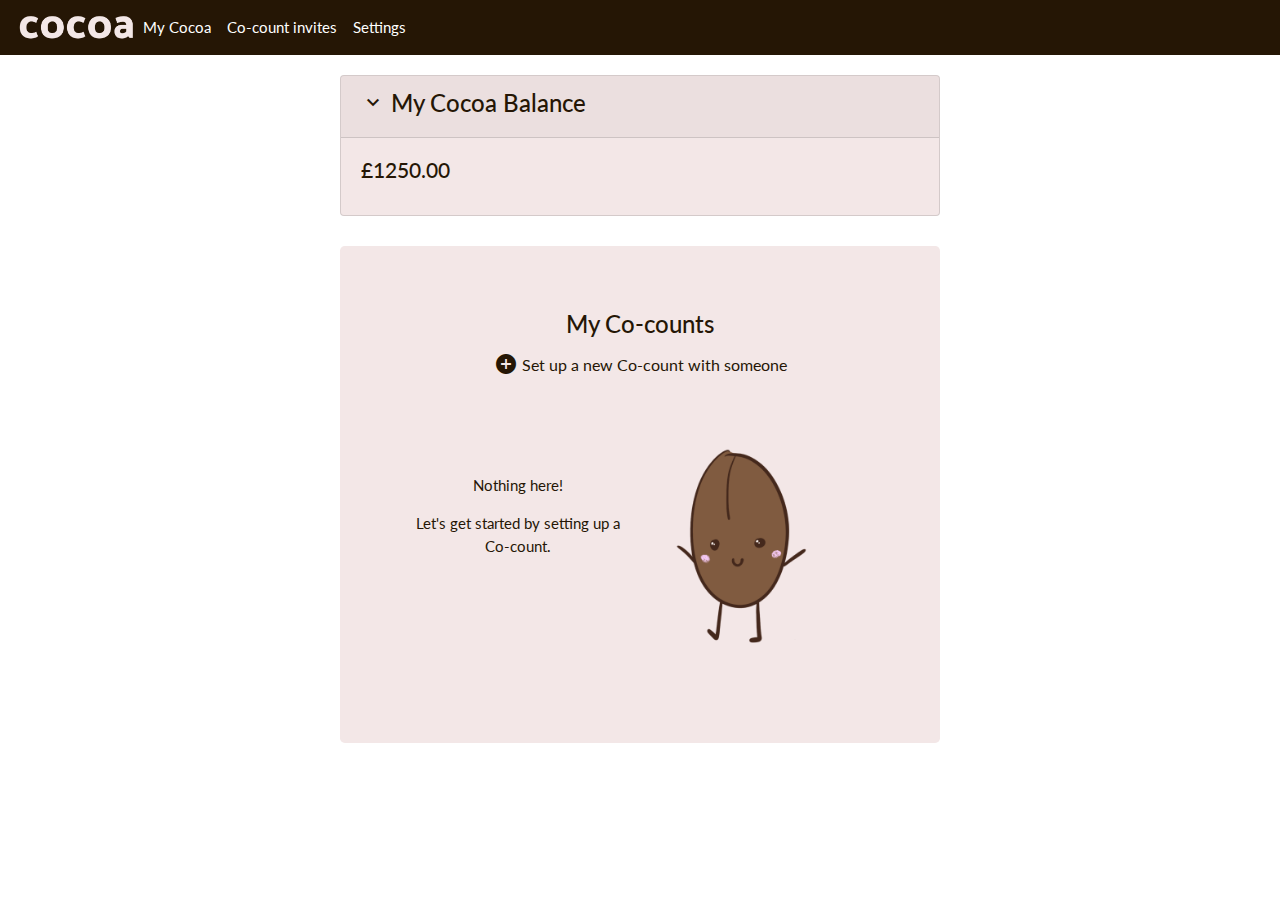
<file: index.html>
<!DOCTYPE html>
<html lang="en">
	<head>
		<meta charset="utf-8" />
		<title>TechSprint app</title>
		<meta name="description" content="The new joint account app" />
		<meta name="viewport" content="width=device-width, initial-scale=1" />
		<link rel="stylesheet" href="css/bootstrap.css" />
		<link rel="stylesheet" href="css/styles.css" />		
		<link href="https://fonts.googleapis.com/icon?family=Material+Icons" rel="stylesheet" />
	</head>

	<body>
		<nav class="navbar navbar-expand-lg navbar-dark bg-primary">
			<img src="images/cocoa_cropped.png" height="30px" alt="Cocoa"/>
			
			<img
				src="images/anna.png" height="40px"
				class="navbar-toggler no-border collapsed"
				type="button"
				data-toggle="collapse"
				data-target="#navbarColor01"
				aria-controls="navbarColor01"
				aria-expanded="false"
				aria-label="Toggle navigation"
			/>
			</button>

			<div class="navbar-collapse collapse" id="navbarColor01">
				<ul class="navbar-nav mr-auto">
					<li class="nav-item">
						<a class="nav-link" href="#"
							>My Cocoa
							<span class="sr-only">(current)</span>
						</a>
					</li>
					<li class="nav-item">
						<a class="nav-link" href="step2.html">Co-count invites</a>
					</li>
					<li class="nav-item">
						<a class="nav-link" href="#">Settings</a>
					</li>
			</div>
		</nav>

		<main>
			<div class="card text-white bg-light mb-30">
				<div class="card-header"><h3><span class="material-icons md-18 expandable-btn" style="position:relative; top:3px" data-id="account1">keyboard_arrow_down</span>
					My Cocoa Balance</h3>
				</div>
				<div class="card-body">
					<h4 class="card-title">£1250.00</h4>
				</div>
			</div>
			<div class="jumbotron bg-light">
				<h3 style="text-align: center; margin-top: 0">My Co-counts</h3>
				<p style="text-align: center; margin-bottom: 40px">					
					<a href="step2.html"><span class="material-icons" style="position:relative; top:5px;">&#xe147;</span> Set up a new Co-count with someone</a>
				</p>
				<div style="display: inline-block; width: 49%">
					<div style="text-align: center; padding-left: 30px">
						<p>Nothing here!</p>
						<p>
							Let's get started by setting up a<br />
							Co-count.
						</p>
					</div>
				</div>
				<div style="display: inline-block; width: 49%">
					<img class="bean" src="images/cocoa_bean.png" alt="Cocoa Bean" style="width: 200px" />
				</div>
			</div>
		</main>

		<!-- keep at the bottom -->
		<script src="js/scripts.js"></script>
	</body>
</html>
</file>
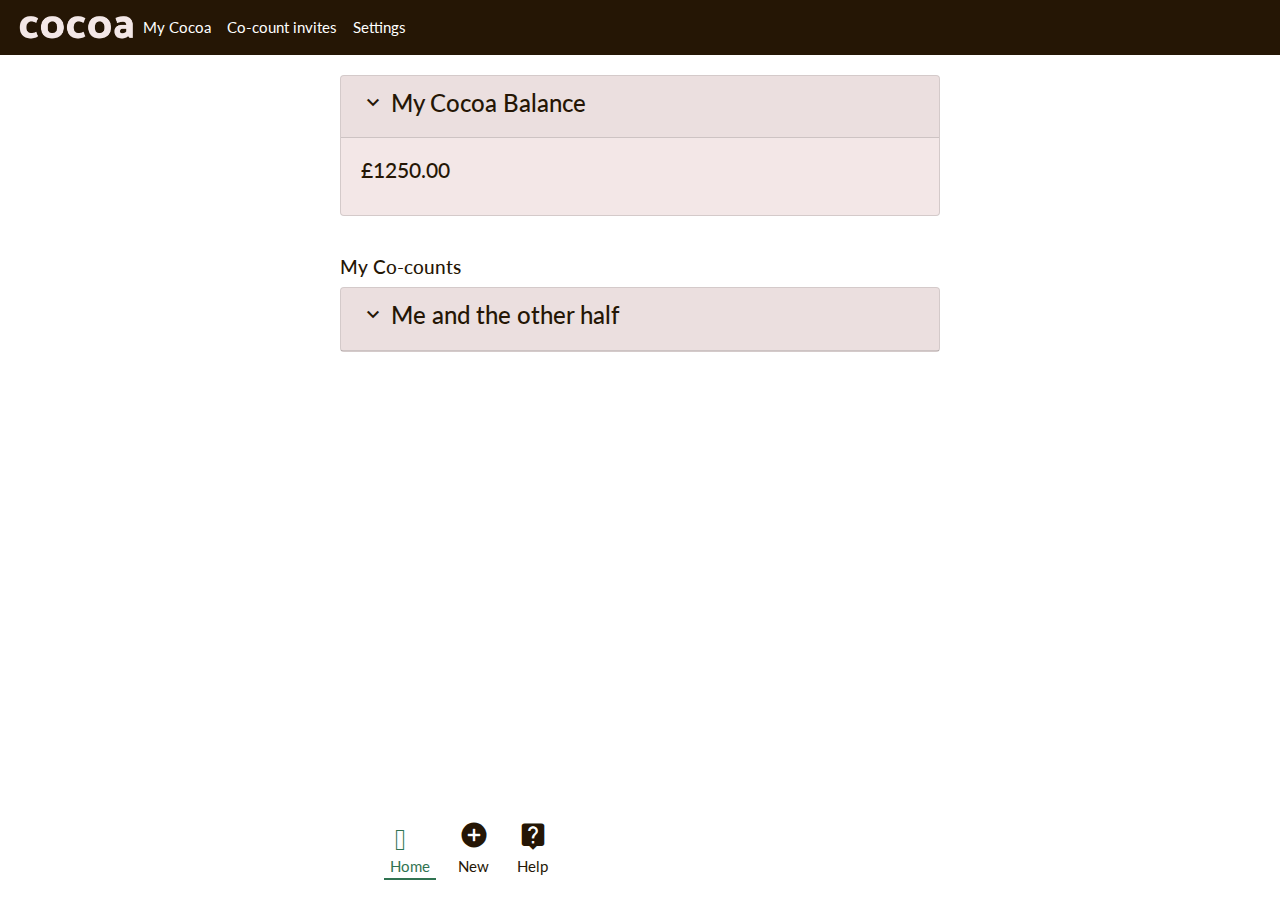
<file: dashboard.html>
<!DOCTYPE html>
<html lang="en">
	<head>
		<meta charset="utf-8" />
		<title>TechSprint app</title>
		<meta name="description" content="The new joint account app" />
		<meta name="viewport" content="width=device-width, initial-scale=1" />
		<link rel="stylesheet" href="css/bootstrap.css" />
		<link rel="stylesheet" href="css/styles.css" />
		<link href="https://fonts.googleapis.com/icon?family=Material+Icons" rel="stylesheet" />
	</head>

	<body class="withStickyFooter">
		<nav class="navbar navbar-expand-lg navbar-dark bg-primary">
			<img src="images/cocoa_cropped.png" height="30px" alt="Cocoa"/>
			
			<img
				src="images/anna.png" height="40px"
				class="navbar-toggler no-border collapsed"
				type="button"
				data-toggle="collapse"
				data-target="#navbarColor01"
				aria-controls="navbarColor01"
				aria-expanded="false"
				aria-label="Toggle navigation"
			/>
			</button>

			<div class="navbar-collapse collapse" id="navbarColor01">
				<ul class="navbar-nav mr-auto">
					<li class="nav-item">
						<a class="nav-link" href="#"
							>My Cocoa
							<span class="sr-only">(current)</span>
						</a>
					</li>
					<li class="nav-item">
						<a class="nav-link" href="step2.html">Co-count invites</a>
					</li>
					<li class="nav-item">
						<a class="nav-link" href="#">Settings</a>
					</li>
			</div>
		</nav>

		<main>
			<div class="card text-white bg-light mb-40" >
				<div class="card-header">
					<h3><span class="material-icons md-18 expandable-btn" style="position:relative; top:3px">keyboard_arrow_down</span>
					My Cocoa Balance</div></h3>
				<div class="card-body">
					<h4 class="card-title">£1250.00</h4>
				</div>
			</div>

			<h5>My Co-counts</h5>
			<div class="card bg-light mb-3">
				<div class="card-header">
					<h3 class="expandable-btn" data-id="account1">
						<span class="material-icons md-18 expandable-btn" style="position:relative; top:3px" data-id="account1">keyboard_arrow_down</span>
						Me and the other half
					</h3>
				</div>

				<div class="card-body expandable-content hidden" id="account1">
					<div style="width: 100%; display: inline-block">
						<div style="width: 68%; float: left;">
							Upcoming payments in:
						</div>
						<div style="width: 32%; float: left">
							<select class="form-control" id="timeframe">
								<option>30 days</option>
								<option>1 week</option>
								<option>3 months</option>
								<option>6 months</option>
							</select>
						</div>
					</div>

					<div class="mb-20">
						<img src="images/DashboardChart.png" alt="" style="width:100%" />
					</div>

					<table class="historyTable">
						<tr>
							<td width="20%">
								<span class="small tableDate">Thur</span>
								<span class="large tableDate">15</span>
								<span class="small tableDate">Apr</span>
							</td>
							<td width="40%">Mortgage</td>
							<td width="20%"><span class="font-bold right">£1200.00</span></td>
						</tr>
						<tr>
							<td width="20%">
								<span class="small tableDate">Mon</span>
								<span class="large tableDate">19</span>
								<span class="small tableDate">Apr</span>
							</td>
							<td width="40%">Pet Insurance</td>
							<td width="20%"><span class="font-bold right">£12.00</span></td>
						</tr>
					</table>

					<div style="width: 100%">
						<button type="button" class="btn-dashboard  bg-medium">
							<span class="material-icons">&#xe935;</span>View History
						</button>

						<button type="button" class="btn-dashboard  bg-medium">
							<span class="material-icons">&#xe003;</span>Ping Archie
						</button>
					</div>
				</div>
			</div>

			<div class="bottom-buttons icons">				
				<button onclick="location.href='dashboard.html'" type="button" class="link no-border selected"><span class="material-icons" style="position:relative; top:1px;">&#xea44;</span><br />Home</button>
				<button onclick="location.href='step2.html'" type="button" class="link no-border"><span class="material-icons" style="position:relative; top:1px;">&#xe147;</span><br />New</button>
				<button type="button" class="link no-border"><span class="material-icons" style="position:relative; top:2px;">&#xe0c6;</span><br />Help</button>
			</div>
		</main>

		<!-- keep at the bottom -->
		<script src="js/scripts.js"></script>
	</body>
</html>
</file>
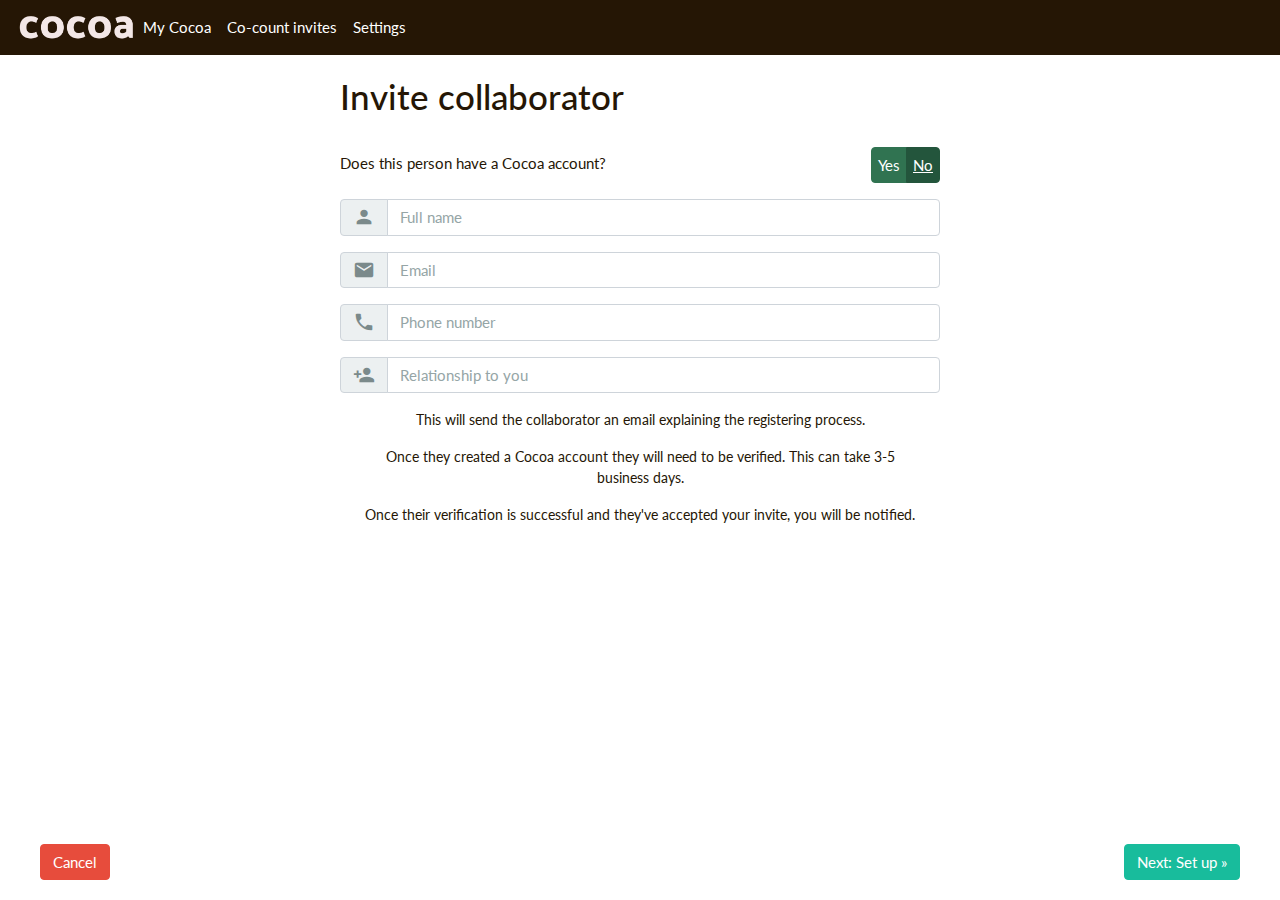
<file: step2.html>
<!DOCTYPE html>
<html lang="en">
	<head>
		<meta charset="utf-8" />
		<title>TechSprint app</title>
		<meta name="description" content="The new joint account app" />
		<meta name="viewport" content="width=device-width, initial-scale=1" />
		<link rel="stylesheet" href="css/bootstrap.css" />
		<link rel="stylesheet" href="css/styles.css" />
		<link href="https://fonts.googleapis.com/icon?family=Material+Icons" rel="stylesheet" />
	</head>

	<body class="withStickyFooter">
		<nav class="navbar navbar-expand-lg navbar-dark bg-primary">
			<img src="images/cocoa_cropped.png" height="30px" alt="Cocoa"/>
			
			<img
				src="images/anna.png" height="40px"
				class="navbar-toggler no-border collapsed"
				type="button"
				data-toggle="collapse"
				data-target="#navbarColor01"
				aria-controls="navbarColor01"
				aria-expanded="false"
				aria-label="Toggle navigation"
			/>
			</button>

			<div class="navbar-collapse collapse" id="navbarColor01">
				<ul class="navbar-nav mr-auto">
					<li class="nav-item">
						<a class="nav-link" href="#"
							>My Cocoa
							<span class="sr-only">(current)</span>
						</a>
					</li>
					<li class="nav-item">
						<a class="nav-link" href="step2.html">Co-count invites</a>
					</li>
					<li class="nav-item">
						<a class="nav-link" href="#">Settings</a>
					</li>
			</div>
		</nav>

		<main>
			<h1 class="mb-30">Invite collaborator</h1>
 
			<label class="padded">Does this person have a Cocoa account?</label>
			<div class="form-group float-right yes-no">
				<div class="btn-group btn-group-toggle" data-toggle="buttons">
					<label class="btn btn-primary">
					  <input type="radio" name="options" id="option1" autocomplete="off"> Yes
					</label>
					<label class="btn btn-primary active">
					  <input type="radio" name="options" id="option2" autocomplete="off" checked=""> No
					</label>
				</div>
			</div>

			<div class="form-group">
				<div class="input-group mb-3">
					<div class="input-group-prepend">
						<span class="input-group-text">
							<span class="material-icons">&#xe7fd;</span>
						</span>
					</div>
					<input type="text" class="form-control" placeholder="Full name" id="inputDefault2" />
				</div>
			</div>
			<div class="form-group">
				<div class="input-group mb-3">
					<div class="input-group-prepend">
						<span class="input-group-text">
							<span class="material-icons">&#xe0be;</span>
						</span>
					</div>
					<input type="text" class="form-control" placeholder="Email" id="inputDefault3" />
				</div>
			</div>
			<div class="form-group">
				<div class="input-group mb-3">
					<div class="input-group-prepend">
						<span class="input-group-text">
							<span class="material-icons">&#xe0cd;</span>
						</span>
					</div>
					<input type="text" class="form-control" placeholder="Phone number" id="inputDefault4" />
				</div>
			</div>
			<div class="form-group">
				<div class="input-group mb-3">
					<div class="input-group-prepend">
						<span class="input-group-text">
							<span class="material-icons">&#xe7fe;</span>
						</span>
					</div>
					<input
						type="text"
						class="form-control"
						placeholder="Relationship to you"
						id="inputDefault5"
					/>
				</div>
			</div>
			<div class="form-group">
				<p>This will send the collaborator an email explaining the registering process.</p>
				<p>
					Once they created a Cocoa account they will need to be verified. This can take 3-5
					business days.
				</p>
				<p>
					Once their verification is successful and they've accepted your invite, you will be
					notified.
				</p>
			</div>

			<div class="bottom-buttons">
				<a href="index.html" type="button" class="btn btn-danger">Cancel</a>
				<a href="step4.html" class="btn btn-success float-right">Next: Set up &raquo;</a>
			</div>
		</main>

		<!-- keep at the bottom -->
		<script src="js/scripts.js"></script>
	</body>
</html>
</file>
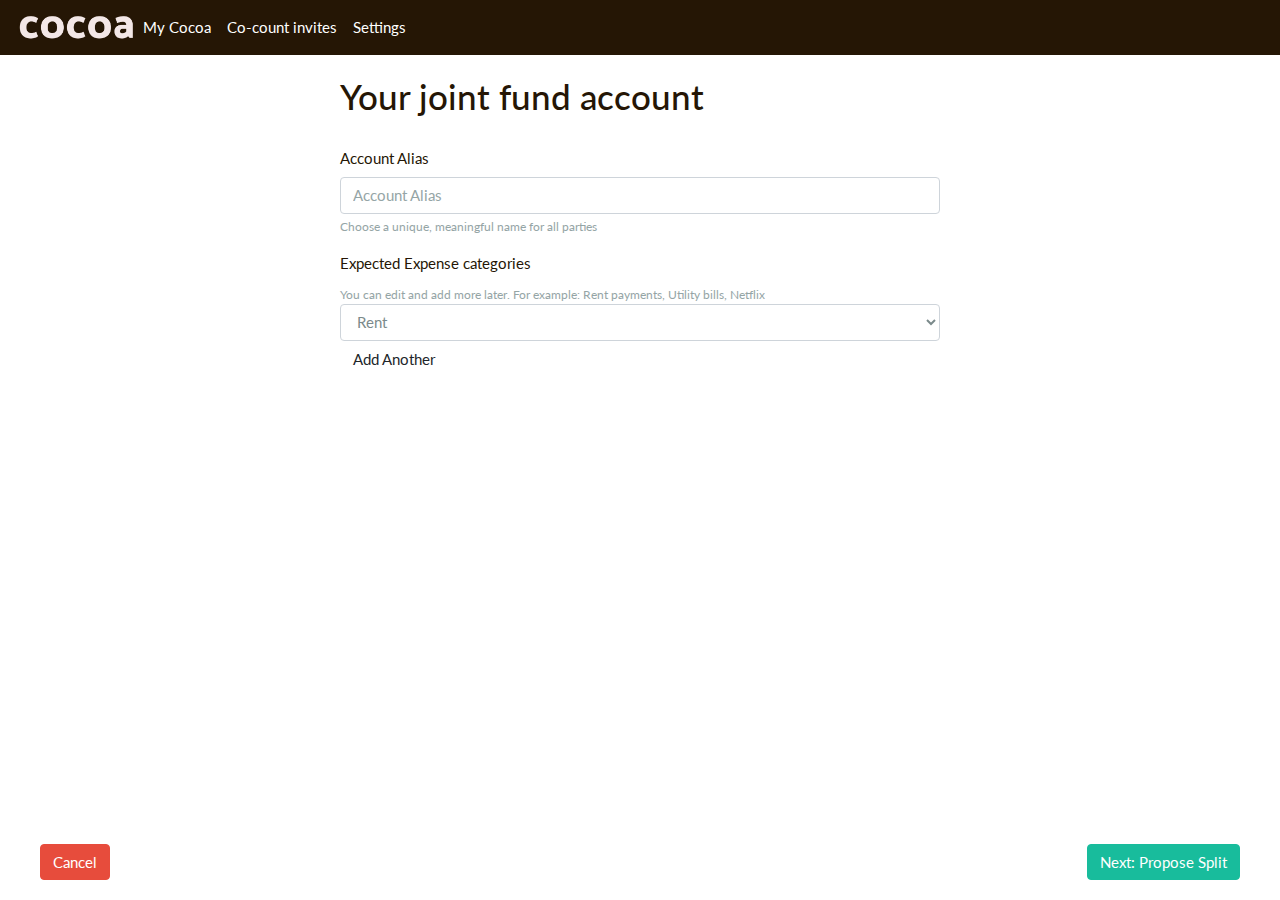
<file: step3.html>
<!DOCTYPE html>
<html lang="en">
	<head>
		<meta charset="utf-8" />
		<title>TechSprint app</title>
		<meta name="description" content="The new joint account app" />
		<meta name="viewport" content="width=device-width, initial-scale=1" />
		<link rel="stylesheet" href="css/bootstrap.css" />
		<link rel="stylesheet" href="css/styles.css" />
	</head>

	<body>
        <nav class="navbar navbar-expand-lg navbar-dark bg-primary">
            
			<img src="images/cocoa_cropped.png" height="30px" alt="Cocoa"/>
			
			<img
				src="images/anna.png" height="40px"
				class="navbar-toggler no-border collapsed"
				type="button"
				data-toggle="collapse"
				data-target="#navbarColor01"
				aria-controls="navbarColor01"
				aria-expanded="false"
				aria-label="Toggle navigation"
			/>
			</button>

			<div class="navbar-collapse collapse" id="navbarColor01">
				<ul class="navbar-nav mr-auto">
					<li class="nav-item">
						<a class="nav-link" href="#"
							>My Cocoa
							<span class="sr-only">(current)</span>
						</a>
					</li>
					<li class="nav-item">
						<a class="nav-link" href="step2.html">Co-count invites</a>
					</li>
					<li class="nav-item">
						<a class="nav-link" href="#">Settings</a>
					</li>
			</div>
		</nav>

		<main>
			<h1 class="mb-30">Your joint fund account</h1>
			<form>
				<fieldset>
					<div class="form-group">
						<label for="accountAlias">Account Alias</label>
						<input
							type="account"
							class="form-control"
							id="accountAlias"
							aria-describedby="accountHelp"
							placeholder="Account Alias"
						/>
						<small id="accountHelp" class="form-text text-muted"
							>Choose a unique, meaningful name for all parties</small
						>
					</div>
					<div class="form-group">
						<label for="accountAlias">Expected Expense categories</label>
						<small id="accountHelp" class="form-text text-muted"
							>You can edit and add more later. For example: Rent payments, Utility bills,
							Netflix</small
						>
						<select class="form-control" id="expenseCategory" placeholder="Expense category">
							<option>Rent</option>
							<option>Council Tax</option>
							<option>TV Licence</option>
							<option>Electricity bill</option>
							<option>Water bill</option>
						</select>
						<button type="button" class="btn">Add Another</button>
					</div>
					<div class="bottom-buttons">
						<button type="button" class="btn btn-danger">Cancel</button>
						<a href="step4.html" class="btn btn-success float-right">Next: Propose Split</a>
					</div>
				</fieldset>
			</form>
		</main>

		<!-- keep at the bottom -->
		<script src="js/scripts.js"></script>
	</body>
</html>
</file>
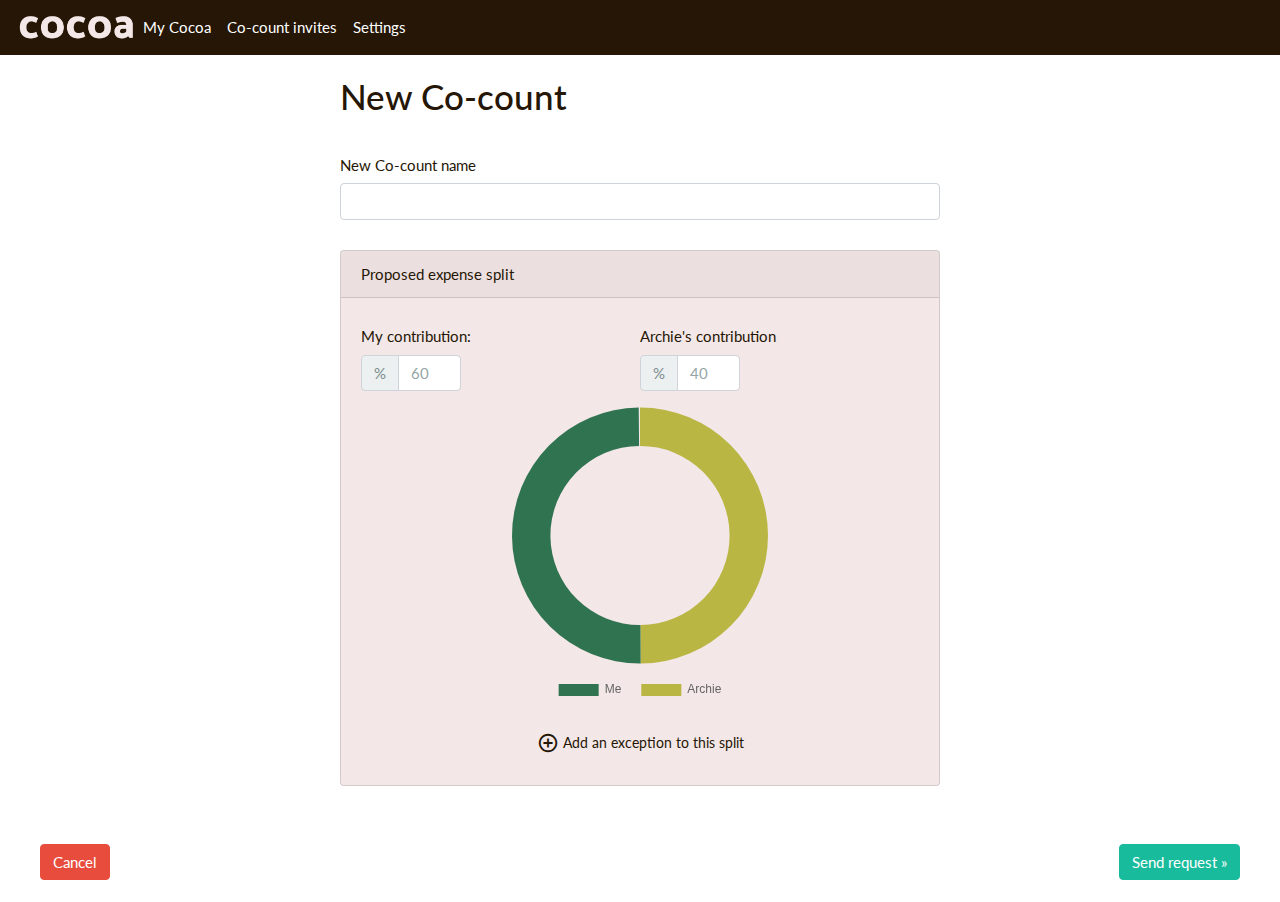
<file: step4.html>
<!DOCTYPE html>
<html lang="en">
	<head>
		<meta charset="utf-8" />
		<title>TechSprint app</title>
		<meta name="description" content="The new joint account app" />
		<meta name="viewport" content="width=device-width, initial-scale=1" />
		<link rel="stylesheet" href="css/bootstrap.css" />
		<link rel="stylesheet" href="css/styles.css" />		
		<link href="https://fonts.googleapis.com/icon?family=Material+Icons" rel="stylesheet" />
	</head>

	<body class="withStickyFooter">
		<nav class="navbar navbar-expand-lg navbar-dark bg-primary">
			<img src="images/cocoa_cropped.png" height="30px" alt="Cocoa"/>
			
			<img
				src="images/anna.png" height="40px"
				class="navbar-toggler no-border collapsed"
				type="button"
				data-toggle="collapse"
				data-target="#navbarColor01"
				aria-controls="navbarColor01"
				aria-expanded="false"
				aria-label="Toggle navigation"
			/>
			</button>

			<div class="navbar-collapse collapse" id="navbarColor01">
				<ul class="navbar-nav mr-auto">
					<li class="nav-item">
						<a class="nav-link" href="#"
							>My Cocoa
							<span class="sr-only">(current)</span>
						</a>
					</li>
					<li class="nav-item">
						<a class="nav-link" href="step2.html">Co-count invites</a>
					</li>
					<li class="nav-item">
						<a class="nav-link" href="#">Settings</a>
					</li>
			</div>
		</nav>

		<main>
			<h1 class="mb-30">New Co-count</h1>

			<div class="form-group mb-30">
				<label class="col-form-label" for="input0">New Co-count name</label>
				<input type="text" class="form-control" placeholder="" id="input0" />
			</div>

			<div class="card bg-light mb-3">
				<div class="card-header">Proposed expense split</div>
				<div class="card-body">
					<div class="form-group split-group">
						<label class="col-form-label" for="input1">My contribution:</label>
						<div class="input-group">
							<div class="input-group-prepend">
								<span class="input-group-text">%</span>
							</div>
							<input type="text" class="form-control" placeholder="60" id="input1" max="100" />
						</div>
					</div>
					<div class="form-group split-group">
						<label class="col-form-label" for="input2">Archie's contribution</label>
						<div class="input-group">
							<div class="input-group-prepend">
								<span class="input-group-text">%</span>
							</div>
							<input type="text" class="form-control" placeholder="40" id="input2" max="100" />
						</div>
					</div>
				</div>
				<canvas id="myChart" width="400" height="200"></canvas>
				<div class="form-group">
					<p><a><span class="material-icons" style="position:relative; top:6px;">&#xe148;</span> Add an exception to this split</a></p>
				</div>				
			</div>

			<div class="bottom-buttons">
				<a href="index.html" type="button" class="btn btn-danger">Cancel</a>
				<a href="step4b.html" class="btn btn-success float-right">Send request &raquo;</a>
			</div>
		</main>

		<!-- keep at the bottom -->
		<script src="js/scripts.js"></script>

		<script>
			var input1 = document.getElementById("input1");
			var input2 = document.getElementById("input2");

			var split1 = 50;
			var split2 = 50;

			sessionStorage.setItem("split1", split1);
			sessionStorage.setItem("split2", split2);

			var ctx = document.getElementById("myChart").getContext("2d");
			var myChart = new Chart(ctx, {
				type: "doughnut",
				data: {
					labels: ["Archie", "Me"],
					datasets: [
						{
							label: "Split in %",
							data: [split2, split1],
							backgroundColor: ["rgba(185, 182, 67, 1)", "rgba(48, 115, 81, 1)"],
							borderColor: ["rgba(255, 99, 132, 0)", "rgba(54, 162, 235, 0)"],
							borderWidth: 1,
						},
					],
				},
				options: {
					cutoutPercentage: 70,
					legend: {
						display: true,
						position: "bottom",
						reverse: true,
						labels: {
							padding: 20,
						},
					},
				},
			});

			function addData(chart, data) {
				chart.data.datasets.forEach((dataset) => {
					dataset.data = data;
				});
				chart.update();
			}

			input1.addEventListener("input", function (event) {
				if (event.target.value > 100) {
					split1 = 100;
					split2 = 0;
					input1.value = split1;
					input2.value = split2;
				} else {
					split1 = Number(event.target.value);
					split2 = Number(100 - event.target.value);
					input2.value = split2;
				}
				addData(myChart, [split1, split2]);
				sessionStorage.setItem("split1", split1);
				sessionStorage.setItem("split2", split2);
			});

			input2.addEventListener("input", function (event) {
				if (event.target.value > 100) {
					split2 = 100;
					split1 = 0;
					input1.value = split1;
					input2.value = split2;
				} else {
					split2 = Number(event.target.value);
					split1 = Number(100 - event.target.value);
					input1.value = split1;
				}
				addData(myChart, [split1, split2]);
				sessionStorage.setItem("split1", split1);
				sessionStorage.setItem("split2", split2);
			});
		</script>
	</body>
</html>
</file>
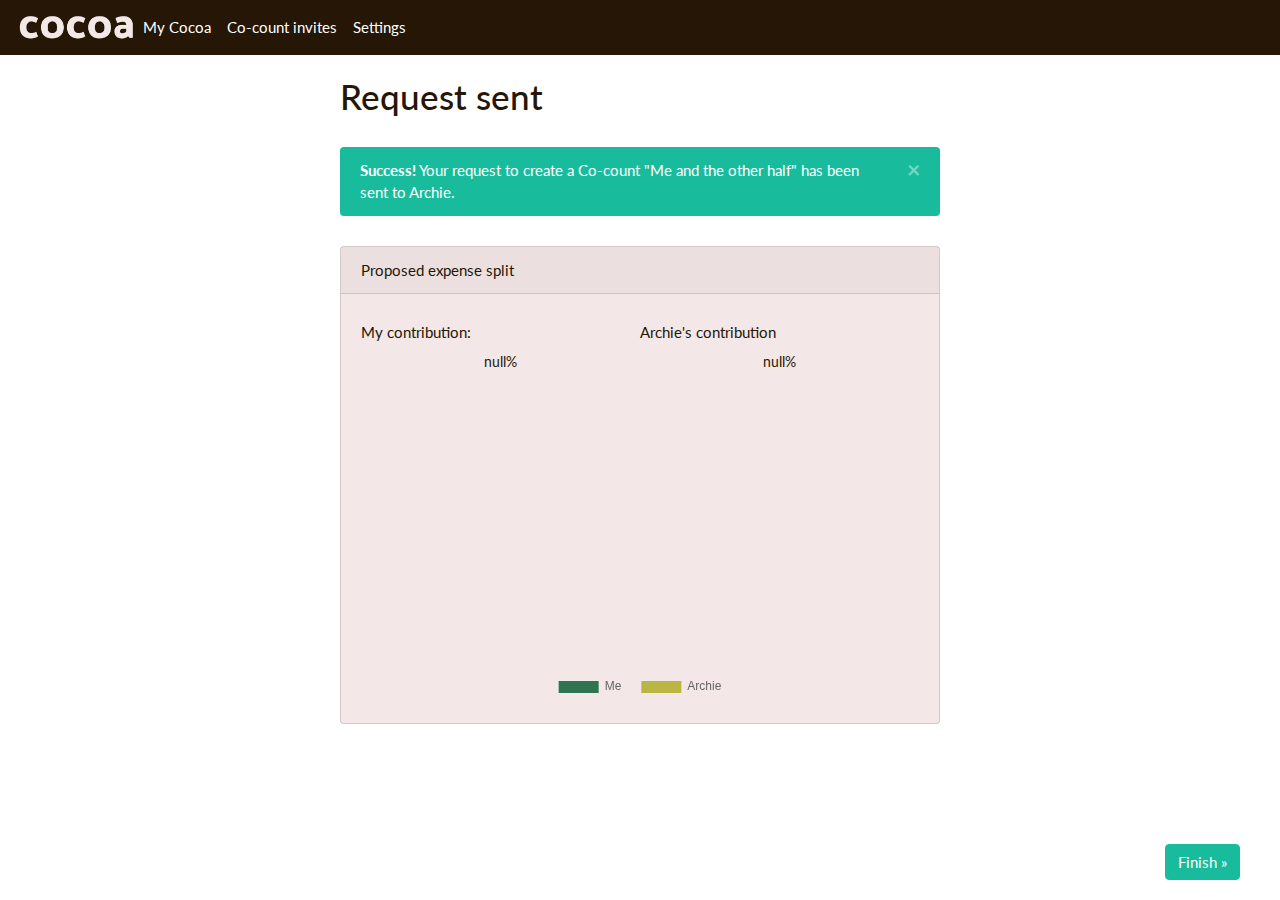
<file: step4b.html>
<!DOCTYPE html>
<html lang="en">
	<head>
		<meta charset="utf-8" />
		<title>TechSprint app</title>
		<meta name="description" content="The new joint account app" />
		<meta name="viewport" content="width=device-width, initial-scale=1" />
		<link rel="stylesheet" href="css/bootstrap.css" />
		<link rel="stylesheet" href="css/styles.css" />
	</head>

	<body class="withStickyFooter">
		<nav class="navbar navbar-expand-lg navbar-dark bg-primary">
			<img src="images/cocoa_cropped.png" height="30px" alt="Cocoa"/>
			
			<img
				src="images/anna.png" height="40px"
				class="navbar-toggler no-border collapsed"
				type="button"
				data-toggle="collapse"
				data-target="#navbarColor01"
				aria-controls="navbarColor01"
				aria-expanded="false"
				aria-label="Toggle navigation"
			/>
			</button>

			<div class="navbar-collapse collapse" id="navbarColor01">
				<ul class="navbar-nav mr-auto">
					<li class="nav-item">
						<a class="nav-link" href="#"
							>My Cocoa
							<span class="sr-only">(current)</span>
						</a>
					</li>
					<li class="nav-item">
						<a class="nav-link" href="step2.html">Co-count invites</a>
					</li>
					<li class="nav-item">
						<a class="nav-link" href="#">Settings</a>
					</li>
			</div>
		</nav>

		<main>
			<h1 class="mb-30">Request sent</h1>

			<div class="alert alert-dismissible alert-success mb-30">
				<button type="button" class="close" data-dismiss="alert">&times;</button>
				<strong>Success!</strong> Your request to create a Co-count "Me and the other half" has been sent to Archie.</a>
			</div>

			<div class="card bg-light mb-3">
				<div class="card-header">Proposed expense split</div>
				<div class="card-body">
					<div class="form-group split-group">
						<label class="col-form-label" for="input1">My contribution:</label>
						<p id="split1Value"></p>
					</div>
					<div class="form-group split-group">
						<label class="col-form-label" for="input2">Archie's contribution</label>
						<p id="split2Value"></p>
					</div>
				</div>
				<canvas id="myChart" width="400" height="200"></canvas>
			</div>

			<div class="bottom-buttons">
				<a href="dashboard.html" class="btn btn-success float-right">Finish &raquo;</a>
			</div>
		</main>

		<!-- keep at the bottom -->
		<script src="js/scripts.js"></script>

		<script>
			var split1Value = document.getElementById("split1Value");
			var split2Value = document.getElementById("split2Value");
			
			var split1 = sessionStorage.getItem("split1");
			var split2 = sessionStorage.getItem("split2");

			split1Value.innerHTML = split1 + '%';
			split2Value.innerHTML = split2 + '%';

			var ctx = document.getElementById("myChart").getContext("2d");
			var myChart = new Chart(ctx, {
				type: "doughnut",
				data: {
					labels: ["Archie", "Me"],
					datasets: [
						{
							label: "Split in %",
							data: [split2, split1],
							backgroundColor: ["rgba(185, 182, 67, 1)", "rgba(48, 115, 81, 1)"],
							borderColor: ["rgba(255, 99, 132, 0)", "rgba(54, 162, 235, 0)"],
							borderWidth: 1,
						},
					],
				},
				options: {
					cutoutPercentage: 70,
					legend: {
						display: true,
						position: "bottom",
						reverse: true,
						labels: {
							padding: 20,
						},
					},
				},
			});



		</script>
	</body>
</html>
</file>
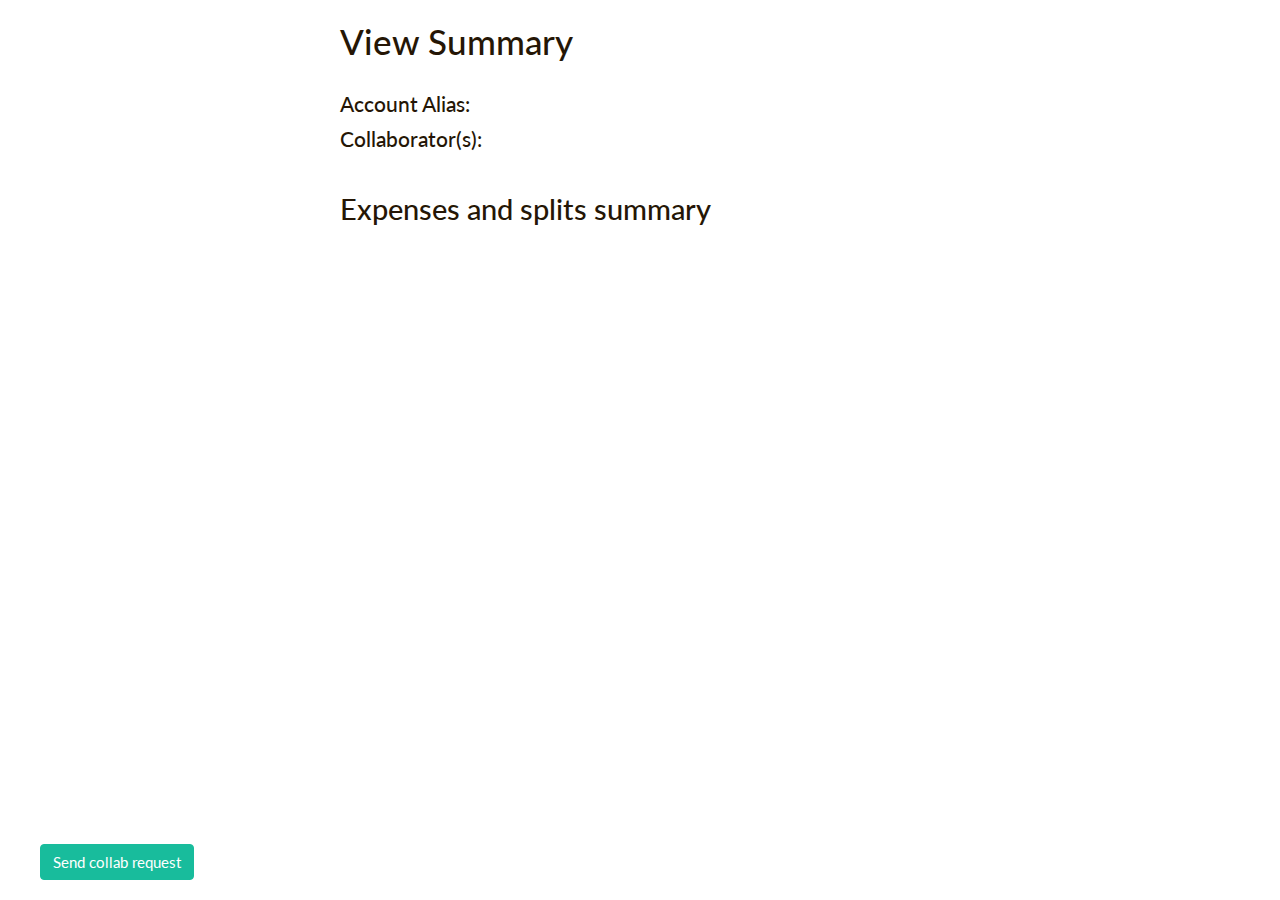
<file: step5.html>
<!DOCTYPE html>
<html lang="en">

<head>
	<meta charset="utf-8" />
	<title>TechSprint app</title>
	<meta name="description" content="The new joint account app" />
	<meta name="viewport" content="width=device-width, initial-scale=1" />
	<meta name="viewport" content="width=device-width, initial-scale=1" />
	<link rel="stylesheet" href="css/bootstrap.css" />
	<link rel="stylesheet" href="css/styles.css" />
</head>

<body>
	<main>
		<h1 class="mb-30">View Summary</h1>

		<h4 class="mb-10">Account Alias:</h3>
			<h4 class="mb-40">Collaborator(s):</h3>
				<h2 class="mb-40">Expenses and splits summary</h2>
				<div class="bottom-buttons">
					<button type="button" class="btn btn-success float-none">Send collab request</button>
				</div>
	</main>

	<!-- keep at the bottom -->
	<script src="js/scripts.js"></script>
</body>

</html>
</file>
<file: css/styles.css>
/* any custom styles */
main {
	max-width: 640px;
	margin: 0 auto;
	padding: 20px;
}

.mb-10 {
	margin-bottom: 10px;
}
.mb-20 {
	margin-bottom: 20px;
}
.mb-30 {
	margin-bottom: 30px;
}
.mb-40 {
	margin-bottom: 40px;
}
.mb-60 {
	margin-bottom: 60px;
}

.float-right {
	float: right;
}

.font-bold {
	font-weight: bold;
}

.bottom-buttons {
	position: fixed;
	left: 0;
	bottom: 0;
	width: 100%;
	padding: 20px 40px 20px 40px;
	background: white;
}

.buttons {
	width: 100%;
	padding: 30px 20px 20px 20px;
}

#myChart {
	margin: -20px auto 20px auto;
}

.hidden {
	display: none;
}

.expandable-btn {
	cursor: pointer;
}

.split-group {
	width: 50%;
	text-align: centre;
	float: left;
}
.split-group .input-group {
	width: 100px;
}

.form-group .material-icons {
	font-size: 22px;
}

.form-group p {
	text-align: center;
	margin-left: 20px;
	margin-right: 20px;
	font-size: 14px;
}

.bottom-buttons.icons {
	padding-left: 30%;
}

.bottom-buttons.icons button,
.bottom-buttons.icons button span {
	color: #251605;
}

.bottom-buttons.icons button {
	background-color: #fff;
	margin-left: 12px;
}

.bottom-buttons.icons button:first-child {
	background-color: #fff;
	margin-left: 0;
}

.bottom-buttons.icons button.selected {
	border-bottom: 2px solid;
	color: #307351;
}

.bottom-buttons.icons button.selected span {
	color: #307351;
}

.bottom-buttons.icons button:hover {
	border-bottom: 2px solid;
}

.bottom-buttons.icons .material-icons {
	font-size: 30px;
}

.no-border {
	border: none;
}

.navbar {
	padding: 0.5rem 1rem;
}

.btn-dashboard {
	width: 49%;
	display: inline-block;
	background: grey;
	border: none;
	padding: 2px 3px 4px 3px;
}
.btn-dashboard span {
	position: relative;
	top: 3px;
	padding-right: 5px;
}

table.historyTable {
	width: 100%;
	margin-bottom: 30px;
}
table.historyTable td {
	padding-bottom: 10px;
	text-align:center;
}
table.historyTable td .right {
	float: right;
}
.tableDate {
	display: block;
}
.tableDate.large {
	font-size: 1.4rem;
	margin-top: -3px;
}
.tableDate:last-child {
	margin-top: -3px;
}
.top-left {
	position: relative;
	top: 100px;
	left: 300px;
}
.top-right {
	position: absolute;
	top: 8px;
	right: 16px;
}
.thought {
	display: flex;
	background-color: #fff;
	padding: 20px;
	border-radius: 30px;
	min-width: 40px;
	max-width: 220px;
	min-height: 40px;
	margin: 20px;
	position: relative;
	align-items: center;
	justify-content: center;
	text-align: center;
}

.thought:before,
.thought:after {
	content: "";
	background-color: #fff;
	border-radius: 50%;
	display: block;
	position: absolute;
	z-index: -1;
}
.thought:before {
	width: 44px;
	height: 44px;
	top: -12px;
	left: 28px;
	box-shadow: -50px 30px 0 -12px #fff;
}
.thought:after {
	bottom: -10px;
	right: 26px;
	width: 30px;
	height: 30px;
	box-shadow: 40px -34px 0 0 #fff, -28px -6px 0 -2px #fff, -24px 17px 0 -6px #fff,
		-5px 25px 0 -10px #fff;
}
.container img {
	vertical-align: middle;
}

body.withStickyFooter {
	padding-bottom: 80px;
}

.jumbotron a {
	font-size: 16px;
	color: #251605;
}

/* general background colours */
.bg-medium {
	background-color: #e1b7b7;
}
.bg-light {
	background-color: #f3e7e7 !important;
}
.bg-primary {
	background-color: #251605 !important;
}
.card-header, .card-body {
	color: #251605;
}

.expandable-content select {
	padding-left: 3px;
}
.yes-no .btn {
	padding:0.375rem;
}

.yes-no .btn.btn-primary {
	background-color: #307351;
	border-color: #307351;
}

.yes-no .btn.btn-primary.active {
	background-color: #23553c;
	border-color: #23553c;
	text-decoration: underline;
}

label.padded {padding-top:5px;}
</file>
